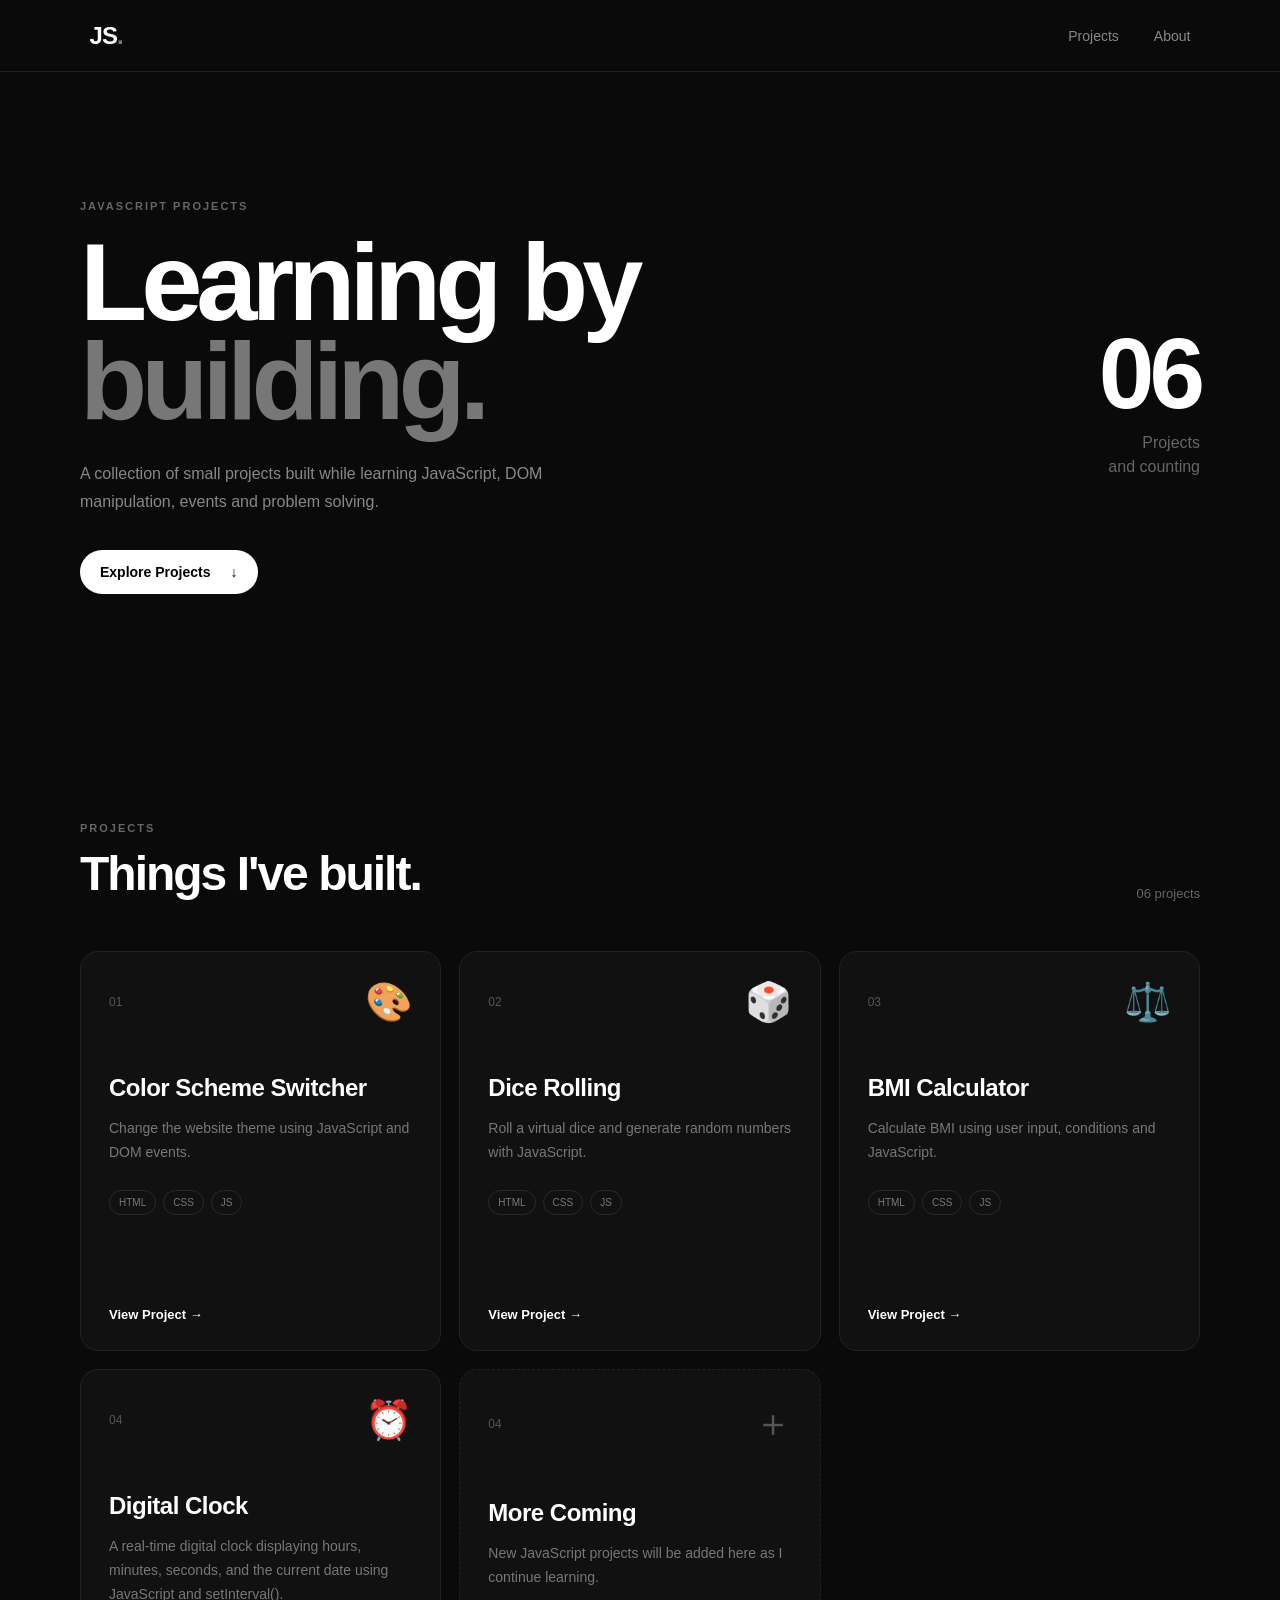
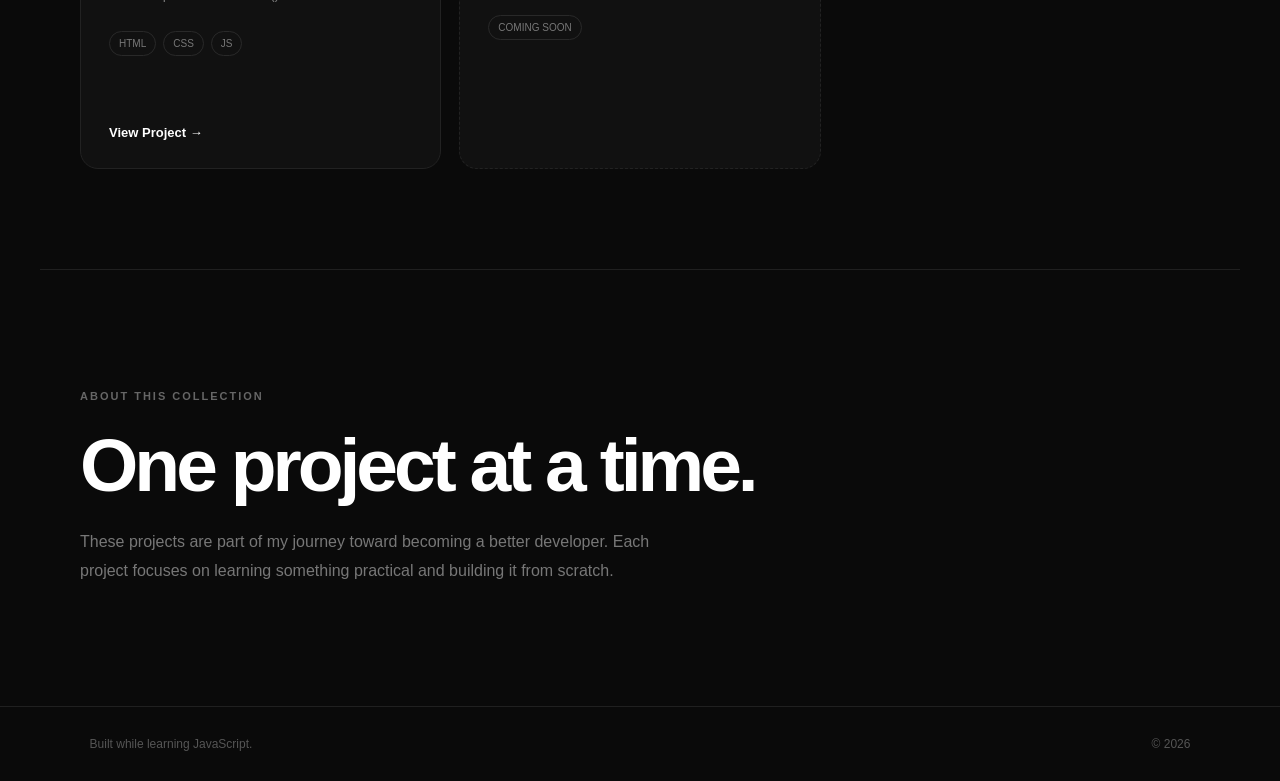
<file: index.html>
<!DOCTYPE html>
<html lang="en">
<head>
    <meta charset="UTF-8">
    <meta name="viewport" content="width=device-width, initial-scale=1.0">

    <title>JavaScript Projects</title>

    <link rel="stylesheet" href="style.css">
</head>

<body>

    <!-- NAVBAR -->

    <header class="navbar">

        <a href="#" class="logo">JS<span>.</span></a>

        <nav>
            <a href="#projects">Projects</a>
            <a href="#about">About</a>
        </nav>

    </header>


    <main>

        <!-- HERO -->

        <section class="hero">

            <div class="hero-content">

                <p class="eyebrow">JAVASCRIPT PROJECTS</p>

                <h1>
                    Learning by<br>
                    <span>building.</span>
                </h1>

                <p class="hero-description">
                    A collection of small projects built while
                    learning JavaScript, DOM manipulation,
                    events and problem solving.
                </p>

                <a href="#projects" class="explore-btn">
                    Explore Projects
                    <span>↓</span>
                </a>

            </div>

            <div class="hero-count">
                <span>06</span>
                <p>Projects<br>and counting</p>
            </div>

        </section>


        <!-- PROJECTS -->

        <section id="projects" class="projects">

            <div class="section-header">

                <div>
                    <p class="eyebrow">PROJECTS</p>
                    <h2>Things I've built.</h2>
                </div>

                <p class="project-count">
                    06 projects
                </p>

            </div>


            <div class="project-grid">


                <!-- PROJECT 01 -->

                <article class="project-card">

                    <div class="card-top">

                        <span class="project-number">01</span>

                        <span class="project-icon">🎨</span>

                    </div>

                    <div class="card-content">

                        <h3>Color Scheme Switcher</h3>

                        <p>
                            Change the website theme using
                            JavaScript and DOM events.
                        </p>

                        <div class="tags">
                            <span>HTML</span>
                            <span>CSS</span>
                            <span>JS</span>
                        </div>

                    </div>

                    <a href="color_scheme_switcher/index.html" class="view-project">
                        View Project →
                    </a>

                </article>


                <!-- PROJECT 02 -->

                <article class="project-card">

                    <div class="card-top">

                        <span class="project-number">02</span>

                        <span class="project-icon">🎲</span>

                    </div>

                    <div class="card-content">

                        <h3>Dice Rolling</h3>

                        <p>
                            Roll a virtual dice and generate
                            random numbers with JavaScript.
                        </p>

                        <div class="tags">
                            <span>HTML</span>
                            <span>CSS</span>
                            <span>JS</span>
                        </div>

                    </div>

                    <a href="Dice_Rolling_Game/index.html" class="view-project">
                        View Project →
                    </a>

                </article>


                <!-- PROJECT 03 -->

                <article class="project-card">

                    <div class="card-top">

                        <span class="project-number">03</span>

                        <span class="project-icon">⚖️</span>

                    </div>

                    <div class="card-content">

                        <h3>BMI Calculator</h3>

                        <p>
                            Calculate BMI using user input,
                            conditions and JavaScript.
                        </p>

                        <div class="tags">
                            <span>HTML</span>
                            <span>CSS</span>
                            <span>JS</span>
                        </div>

                    </div>

                    <a href="BMI_Calculator/Index.html" class="view-project">
                        View Project →
                    </a>

                </article>
                
<!-- PROJECT 04: DIGITAL CLOCK -->
<article class="project-card">
    <div class="card-top">
        <span class="project-number">04</span>
        <span class="project-icon">⏰</span>
    </div>

    <div class="card-content">
        <h3>Digital Clock</h3>
        <p>
            A real-time digital clock displaying hours,
            minutes, seconds, and the current date using
            JavaScript and setInterval().
        </p>

        <div class="tags">
            <span>HTML</span>
            <span>CSS</span>
            <span>JS</span>
        </div>
    </div>

    <a href="DIGITAL_CLOCK/index.html" class="view-project">
        View Project →
    </a>
</article>




                <!-- FUTURE PROJECT -->

                <article class="project-card coming-soon">

                    <div class="card-top">

                        <span class="project-number">04</span>

                        <span class="project-icon">＋</span>

                    </div>

                    <div class="card-content">

                        <h3>More Coming</h3>

                        <p>
                            New JavaScript projects will be
                            added here as I continue learning.
                        </p>

                        <div class="tags">
                            <span>COMING SOON</span>
                        </div>

                    </div>

                </article>


            </div>

        </section>


        <!-- ABOUT -->

        <section id="about" class="about">

            <p class="eyebrow">ABOUT THIS COLLECTION</p>

            <h2>
                One project at a time.
            </h2>

            <p>
                These projects are part of my journey toward
                becoming a better developer. Each project focuses
                on learning something practical and building it
                from scratch.
            </p>

        </section>

    </main>


    <footer>

        <p>Built while learning JavaScript.</p>

        <p>© 2026</p>

    </footer>

</body>
</html>
</file>
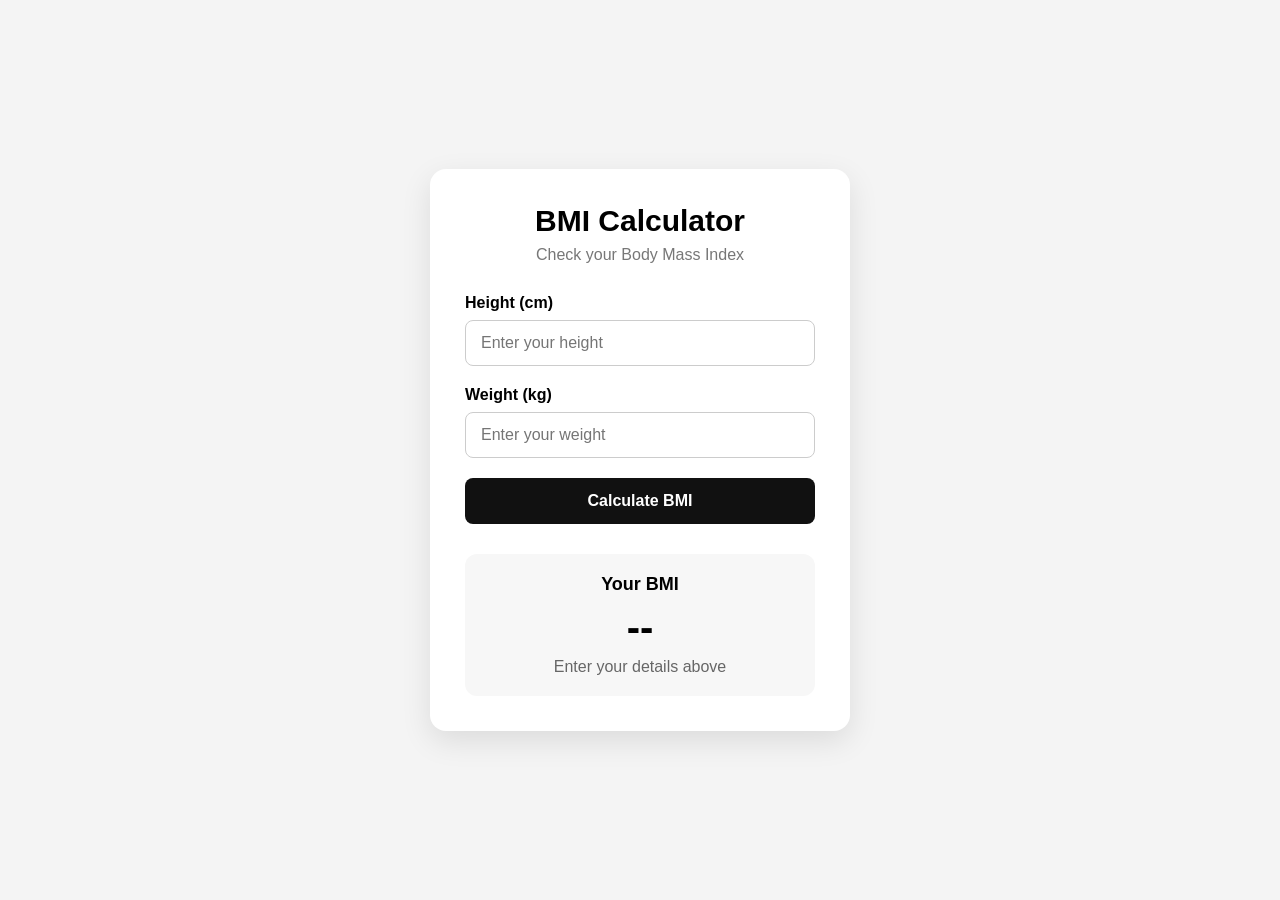
<file: BMI_Calculator/Index.html>
<!DOCTYPE html>
<html lang="en">
<head>
    <meta charset="UTF-8">
    <meta name="viewport" content="width=device-width, initial-scale=1.0">
    <title>BMI Calculator</title>
    <link rel="stylesheet" href="style.css">
</head>
<body>

    <div class="container">
        <div class="bmi-card">
            <h1>BMI Calculator</h1>
            <p class="subtitle">Check your Body Mass Index</p>

            <form id="bmi-form">

                <div class="input-group">
                    <label for="height">Height (cm)</label>
                    <input 
                        type="number" 
                        id="height" 
                        placeholder="Enter your height"
                    >
                </div>

                <div class="input-group">
                    <label for="weight">Weight (kg)</label>
                    <input 
                        type="number" 
                        id="weight" 
                        placeholder="Enter your weight"
                    >
                </div>

                <button type="submit">Calculate BMI</button>

            </form>

            <div class="result">
                <h2>Your BMI</h2>
                <div id="bmi-result">--</div>
                <p id="bmi-category">Enter your details above</p>
            </div>

        </div>
    </div>

    <script src="script.js"></script>
</body>
</html>
</file>
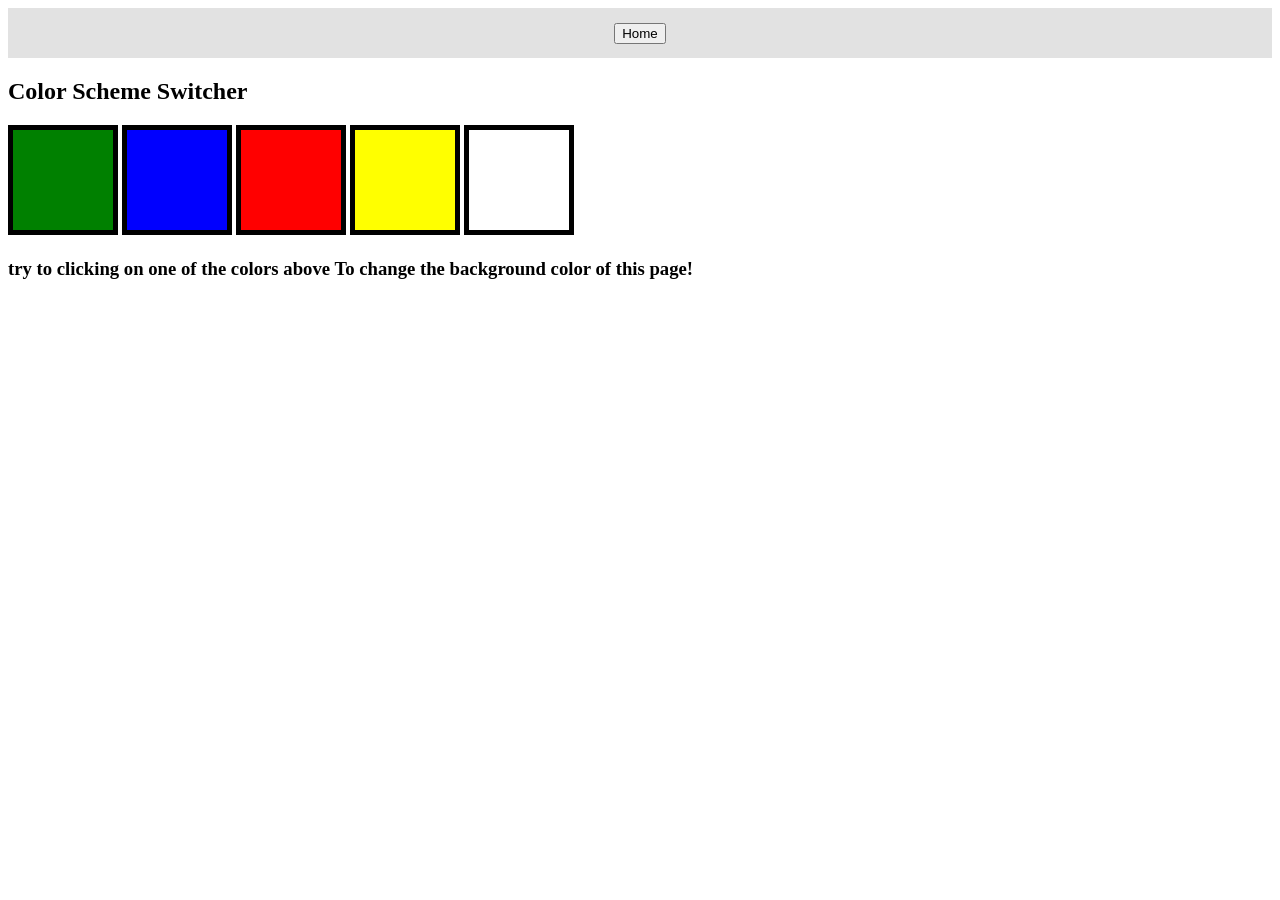
<file: color_scheme_switcher/index.html>
<!DOCTYPE html>
<html lang="en">
<head>
    <meta charset="UTF-8">
    <meta name="viewport" content="width=device-width, initial-scale=1.0">
    <title>Project 1 | in DOM</title>
  <link rel="stylesheet" href="style.css">
</head>
<body>
    <nav id="nav">
        <button id = "home" class="home">Home</button>
    </nav>


    <h2>Color Scheme Switcher</h2>
    <span class ="button"id ="green"></span>
    <span class="button"id ="blue"></span>
    <span class="button"id ="red"></span>
    <span class="button"id ="yellow"></span>
    <span class="button"id ="purple"></span>
    <h3>try to clicking on one of the colors above To change the background color of this page!</h3>
    

</body>
<script src="script.js"></script>
</html>
</file>
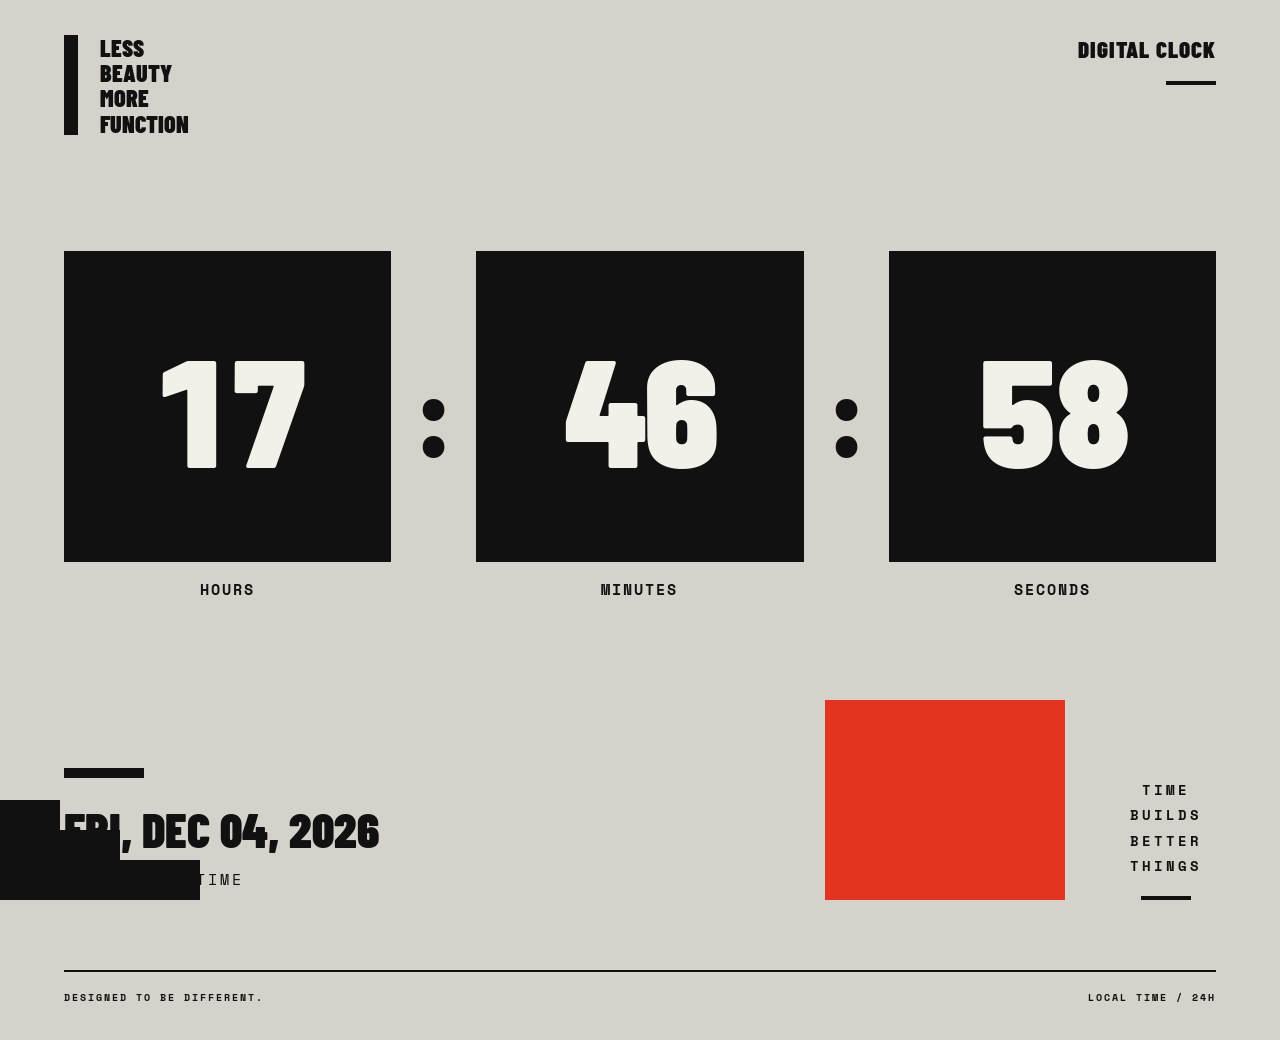
<file: DIGITAL_CLOCK/index.html>
<!DOCTYPE html>
<html lang="en">
<head>
    <meta charset="UTF-8">
    <meta name="viewport" content="width=device-width, initial-scale=1.0">
    <title>Brutalist Digital Clock</title>
    <link rel="stylesheet" href="style.css">
</head>
<body>

    <main class="clock-container">

        <!-- Header -->
        <header class="header">
            <div class="brand">
                <div class="brand-bar"></div>

                <div class="brand-text">
                    LESS<br>
                    BEAUTY<br>
                    MORE<br>
                    FUNCTION
                </div>
            </div>

            <div class="header-right">
                <h1>DIGITAL CLOCK</h1>
                <div class="header-line"></div>
            </div>
        </header>

        <!-- Digital Clock -->
        <section class="clock-section">

            <div class="clock">

                <div class="time-group">
                    <div class="time-box">
                        <span id="hours">00</span>
                    </div>
                    <p class="time-label">HOURS</p>
                </div>

                <span class="colon">:</span>

                <div class="time-group">
                    <div class="time-box">
                        <span id="minutes">00</span>
                    </div>
                    <p class="time-label">MINUTES</p>
                </div>

                <span class="colon">:</span>

                <div class="time-group">
                    <div class="time-box">
                        <span id="seconds">00</span>
                    </div>
                    <p class="time-label">SECONDS</p>
                </div>

            </div>

        </section>

        <!-- Footer -->
        <footer class="footer">

            <div class="date-section">
                <div class="date-line"></div>

                <h2 id="date">MON, JAN 01, 2026</h2>

                <p class="local-time">YOUR LOCAL TIME</p>
            </div>

            <div class="red-block"></div>

            <div class="footer-motto">
                <p>
                    TIME<br>
                    BUILDS<br>
                    BETTER<br>
                    THINGS
                </p>

                <div class="motto-line"></div>
            </div>

        </footer>

        <!-- Bottom Information -->
        <div class="bottom-note">
            <span>DESIGNED TO BE DIFFERENT.</span>
            <span>LOCAL TIME / 24H</span>
        </div>

        <!-- Decorative Shape -->
        <div class="corner-block"></div>

    </main>

</body>
<script src="script.js"></script>
</html>
</file>
<file: style.css>
* {
    margin: 0;
    padding: 0;
    box-sizing: border-box;
}

html {
    scroll-behavior: smooth;
}

body {
    font-family: Arial, Helvetica, sans-serif;
    background: #0a0a0a;
    color: #fff;
}


/* =========================
   NAVBAR
========================= */

.navbar {
    height: 72px;
    padding: 0 7%;

    display: flex;
    align-items: center;
    justify-content: space-between;

    border-bottom: 1px solid #202020;
}

.logo {
    color: white;
    text-decoration: none;
    font-size: 24px;
    font-weight: 800;
    letter-spacing: -1px;
}

.logo span {
    color: #777;
}

nav {
    display: flex;
    gap: 35px;
}

nav a {
    color: #888;
    text-decoration: none;
    font-size: 14px;

    transition: color 0.2s ease;
}

nav a:hover {
    color: white;
}


/* =========================
   COMMON
========================= */

.eyebrow {
    color: #666;
    font-size: 11px;
    font-weight: 700;
    letter-spacing: 2px;
}


/* =========================
   HERO
========================= */

.hero {
    max-width: 1200px;
    min-height: 650px;

    margin: auto;
    padding: 120px 40px;

    display: flex;
    align-items: center;
    justify-content: space-between;
}

.hero h1 {
    margin-top: 20px;
    margin-bottom: 30px;

    font-size: clamp(60px, 9vw, 110px);
    line-height: 0.9;

    letter-spacing: -6px;
}

.hero h1 span {
    color: #777;
}

.hero-description {
    max-width: 470px;

    color: #888;
    font-size: 16px;
    line-height: 1.7;

    margin-bottom: 35px;
}

.explore-btn {
    display: inline-flex;
    align-items: center;
    gap: 20px;

    padding: 14px 20px;

    background: white;
    color: black;

    border-radius: 30px;

    text-decoration: none;
    font-size: 14px;
    font-weight: 600;

    transition: transform 0.25s ease;
}

.explore-btn:hover {
    transform: translateY(-3px);
}

.hero-count {
    text-align: right;
}

.hero-count span {
    font-size: 100px;
    font-weight: 800;
    letter-spacing: -5px;
}

.hero-count p {
    color: #666;
    line-height: 1.5;
}


/* =========================
   PROJECT SECTION
========================= */

.projects {
    max-width: 1200px;
    margin: auto;
    padding: 100px 40px;
}

.section-header {
    display: flex;
    align-items: end;
    justify-content: space-between;

    margin-bottom: 50px;
}

.section-header h2 {
    margin-top: 12px;

    font-size: 48px;
    letter-spacing: -2px;
}

.project-count {
    color: #666;
    font-size: 13px;
}


/* =========================
   PROJECT GRID
========================= */

.project-grid {
    display: grid;

    grid-template-columns: repeat(
        auto-fit,
        minmax(280px, 1fr)
    );

    gap: 18px;
}


/* =========================
   PROJECT CARD
========================= */

.project-card {
    min-height: 400px;

    padding: 28px;

    background: #111;

    border: 1px solid #222;
    border-radius: 18px;

    display: flex;
    flex-direction: column;

    transition:
        transform 0.3s ease,
        border-color 0.3s ease;
}

.project-card:hover {
    transform: translateY(-7px);
    border-color: #444;
}

.card-top {
    display: flex;
    align-items: center;
    justify-content: space-between;
}

.project-number {
    color: #555;
    font-size: 12px;
}

.project-icon {
    font-size: 38px;
}

.card-content {
    margin-top: 50px;
}

.card-content h3 {
    font-size: 24px;
    letter-spacing: -0.5px;

    margin-bottom: 15px;
}

.card-content p {
    color: #777;
    font-size: 14px;
    line-height: 1.7;
}


/* =========================
   TAGS
========================= */

.tags {
    display: flex;
    gap: 7px;
    flex-wrap: wrap;

    margin-top: 25px;
}

.tags span {
    padding: 6px 9px;

    border: 1px solid #292929;
    border-radius: 20px;

    color: #777;
    font-size: 10px;
}


/* =========================
   PROJECT LINK
========================= */

.view-project {
    margin-top: auto;
    padding-top: 30px;

    color: white;
    text-decoration: none;

    font-size: 13px;
    font-weight: 600;
}

.view-project:hover {
    color: #888;
}


/* =========================
   COMING SOON
========================= */

.coming-soon {
    border-style: dashed;
}

.coming-soon .project-icon {
    color: #555;
}


/* =========================
   ABOUT
========================= */

.about {
    max-width: 1200px;

    margin: auto;

    padding: 120px 40px;

    border-top: 1px solid #202020;
}

.about h2 {
    margin: 20px 0;

    font-size: clamp(45px, 6vw, 75px);
    letter-spacing: -4px;
}

.about > p:last-child {
    max-width: 600px;

    color: #777;
    line-height: 1.8;
}


/* =========================
   FOOTER
========================= */

footer {
    padding: 30px 7%;

    border-top: 1px solid #202020;

    display: flex;
    justify-content: space-between;

    color: #555;
    font-size: 12px;
}


/* =========================
   RESPONSIVE
========================= */

@media (max-width: 700px) {

    .hero {
        min-height: auto;
        padding: 90px 25px;

        display: block;
    }

    .hero h1 {
        letter-spacing: -3px;
    }

    .hero-count {
        display: none;
    }

    .projects {
        padding: 80px 25px;
    }

    .section-header {
        display: block;
    }

    .section-header h2 {
        font-size: 40px;
    }

    .project-count {
        margin-top: 15px;
    }

    .about {
        padding: 90px 25px;
    }

    footer {
        padding: 25px;

        flex-direction: column;
        gap: 10px;
    }

    nav {
        gap: 18px;
    }
}
</file>
<file: BMI_Calculator/style.css>
* {
    margin: 0;
    padding: 0;
    box-sizing: border-box;
}

body {
    font-family: Arial, sans-serif;
    background: #f4f4f4;
    min-height: 100vh;

    display: flex;
    justify-content: center;
    align-items: center;
}

.container {
    width: 100%;
    padding: 20px;
}

.bmi-card {
    max-width: 420px;
    margin: auto;
    background: white;
    padding: 35px;
    border-radius: 16px;
    box-shadow: 0 10px 30px rgba(0, 0, 0, 0.1);
}

h1 {
    text-align: center;
    font-size: 30px;
    margin-bottom: 8px;
}

.subtitle {
    text-align: center;
    color: #777;
    margin-bottom: 30px;
}

.input-group {
    margin-bottom: 20px;
}

label {
    display: block;
    font-weight: 600;
    margin-bottom: 8px;
}

input {
    width: 100%;
    padding: 13px 15px;
    border: 1px solid #ccc;
    border-radius: 8px;
    font-size: 16px;
    outline: none;
}

input:focus {
    border-color: #333;
}

button {
    width: 100%;
    padding: 14px;
    border: none;
    border-radius: 8px;
    background: #111;
    color: white;
    font-size: 16px;
    font-weight: 600;
    cursor: pointer;
    transition: 0.2s;
}

button:hover {
    background: #333;
}

.result {
    margin-top: 30px;
    padding: 20px;
    text-align: center;
    background: #f7f7f7;
    border-radius: 12px;
}

.result h2 {
    font-size: 18px;
    margin-bottom: 10px;
}

#bmi-result {
    font-size: 40px;
    font-weight: bold;
    margin-bottom: 8px;
}

#bmi-category {
    color: #666;
}
</file>
<file: color_scheme_switcher/style.css>
nav{
        display:flex;
            height: 50px;
            width: 100%;
            background-color: #21212121;
            align-items: center;
            justify-content: center;
        }
        
        span {
    display: inline-block; /* or "block" */
    border: 5px solid black; /* optional, for visibility */
        }
    
.button {
    display: inline-block;
    height: 100px;
    width: 100px;
}

#green { background-color: green; }
#blue { background-color: blue; }
#red { background-color: red; }
#yellow { background-color: yellow; }
</file>
<file: DIGITAL_CLOCK/style.css>
@import url('https://fonts.googleapis.com/css2?family=Barlow+Condensed:wght@600;700;800;900&family=Space+Mono:wght@400;700&display=swap');

/* RESET */

* {
    margin: 0;
    padding: 0;
    box-sizing: border-box;
}

:root {
    --paper: #d4d2ca;
    --black: #111111;
    --white: #f1f0e9;
    --red: #e33420;
}

body {
    min-height: 100vh;
    background: var(--paper);
    color: var(--black);
    font-family: 'Space Mono', monospace;
    padding: 35px 5%;
    overflow-x: hidden;
}

/* MAIN CONTAINER */

.clock-container {
    width: 100%;
    max-width: 1450px;
    margin: 0 auto;
    position: relative;
}

/* HEADER */

.header {
    display: flex;
    justify-content: space-between;
    align-items: flex-start;
    margin-bottom: clamp(60px, 9vw, 125px);
}

.brand {
    display: flex;
    align-items: flex-start;
    gap: 22px;
}

.brand-bar {
    width: 14px;
    height: 100px;
    background: var(--black);
    flex-shrink: 0;
}

.brand-text {
    font-family: 'Barlow Condensed', sans-serif;
    font-size: 24px;
    font-weight: 900;
    line-height: 1.05;
    text-transform: uppercase;
}

.header-right {
    text-align: right;
}

.header-right h1 {
    font-family: 'Barlow Condensed', sans-serif;
    font-size: 23px;
    font-weight: 900;
    letter-spacing: 1px;
}

.header-line {
    width: 50px;
    height: 4px;
    background: var(--black);
    margin: 18px 0 0 auto;
}

/* CLOCK */

.clock {
    display: grid;
    grid-template-columns: minmax(0, 1fr) auto minmax(0, 1fr) auto minmax(0, 1fr);
    align-items: center;
    gap: clamp(8px, 2vw, 24px);
    width: 100%;
}

.time-group {
    min-width: 0;
}

.time-box {
    width: 100%;
    aspect-ratio: 1 / 0.95;
    background: var(--black);
    color: var(--white);
    display: flex;
    justify-content: center;
    align-items: center;
    overflow: hidden;
}

.time-box span {
    font-family: 'Barlow Condensed', sans-serif;
    font-size: clamp(60px, 12vw, 185px);
    font-weight: 900;
    line-height: 1;
    letter-spacing: -0.045em;
    font-variant-numeric: tabular-nums;
}

.colon {
    font-family: 'Barlow Condensed', sans-serif;
    font-size: clamp(55px, 9vw, 140px);
    font-weight: 900;
    line-height: 1;
    padding-bottom: 25px;
}

.time-label {
    margin-top: 16px;
    text-align: center;
    font-size: clamp(9px, 1.2vw, 15px);
    font-weight: 700;
    letter-spacing: 2px;
}

/* FOOTER */

.footer {
    display: grid;
    grid-template-columns: minmax(0, 1fr) 240px 100px;
    align-items: end;
    gap: clamp(20px, 4vw, 60px);
    margin-top: clamp(65px, 8vw, 100px);
}

.date-section {
    min-width: 0;
    padding-bottom: 10px;
}

.date-line {
    width: 80px;
    height: 10px;
    background: var(--black);
    margin-bottom: 25px;
}

.date-section h2 {
    font-family: 'Barlow Condensed', sans-serif;
    font-size: clamp(24px, 3.8vw, 52px);
    font-weight: 900;
    line-height: 1.05;
    white-space: nowrap;
}

.local-time {
    margin-top: 14px;
    font-size: clamp(10px, 1.2vw, 15px);
    letter-spacing: 3px;
}

/* RED ACCENT */

.red-block {
    width: 100%;
    aspect-ratio: 1.2 / 1;
    background: var(--red);
}

/* FOOTER MOTTO */

.footer-motto {
    font-size: 14px;
    line-height: 1.8;
    letter-spacing: 3px;
    text-align: center;
    font-weight: 700;
}

.motto-line {
    width: 50px;
    height: 4px;
    background: var(--black);
    margin: 18px auto 0;
}

/* BOTTOM NOTE */

.bottom-note {
    display: flex;
    justify-content: space-between;
    gap: 20px;
    margin-top: 70px;
    padding-top: 18px;
    border-top: 2px solid var(--black);
    font-size: 10px;
    letter-spacing: 2px;
    font-weight: 700;
}

/* DECORATIVE CORNER */

.corner-block {
    position: fixed;
    left: 0;
    bottom: 0;
    width: 200px;
    height: 100px;
    background: var(--black);
    clip-path: polygon(
        0 0,
        30% 0,
        30% 30%,
        60% 30%,
        60% 60%,
        100% 60%,
        100% 100%,
        0 100%
    );
    z-index: -1;
    pointer-events: none;
}

/* TABLETS */

@media (max-width: 900px) {
    body {
        padding: 28px 4%;
    }

    .footer {
        grid-template-columns: minmax(0, 1fr) 150px 75px;
        gap: 20px;
    }

    .time-box span {
        font-size: clamp(50px, 11vw, 100px);
    }

    .colon {
        padding-bottom: 20px;
    }

    .footer-motto {
        font-size: 11px;
        letter-spacing: 2px;
    }
}

/* MOBILE */

@media (max-width: 560px) {
    body {
        padding: 22px 5%;
    }

    .header {
        margin-bottom: 65px;
    }

    .brand {
        gap: 12px;
    }

    .brand-bar {
        width: 9px;
        height: 72px;
    }

    .brand-text {
        font-size: 17px;
    }

    .header-right h1 {
        font-size: 16px;
    }

    .header-line {
        margin-top: 12px;
        width: 35px;
    }

    .clock {
        gap: 5px;
    }

    .time-box {
        aspect-ratio: 0.8 / 1;
    }

    .time-box span {
        font-size: clamp(36px, 10.5vw, 58px);
        letter-spacing: -2px;
    }

    .colon {
        font-size: clamp(28px, 7vw, 40px);
        padding-bottom: 20px;
    }

    .time-label {
        font-size: 8px;
        letter-spacing: 0;
    }

    .footer {
        grid-template-columns: minmax(0, 1fr) 90px;
        gap: 20px;
        margin-top: 60px;
    }

    .date-section h2 {
        font-size: clamp(20px, 5vw, 28px);
        white-space: normal;
    }

    .date-line {
        width: 55px;
        height: 7px;
        margin-bottom: 18px;
    }

    .local-time {
        font-size: 9px;
        letter-spacing: 1px;
    }

    .red-block {
        width: 90px;
        aspect-ratio: 0.9 / 1;
    }

    .footer-motto {
        grid-column: 1 / -1;
        text-align: left;
        font-size: 11px;
        letter-spacing: 2px;
    }

    .motto-line {
        margin-left: 0;
    }

    .bottom-note {
        margin-top: 45px;
        font-size: 8px;
        letter-spacing: 1px;
        flex-wrap: wrap;
    }

    .corner-block {
        width: 100px;
        height: 55px;
    }
}
</file>
